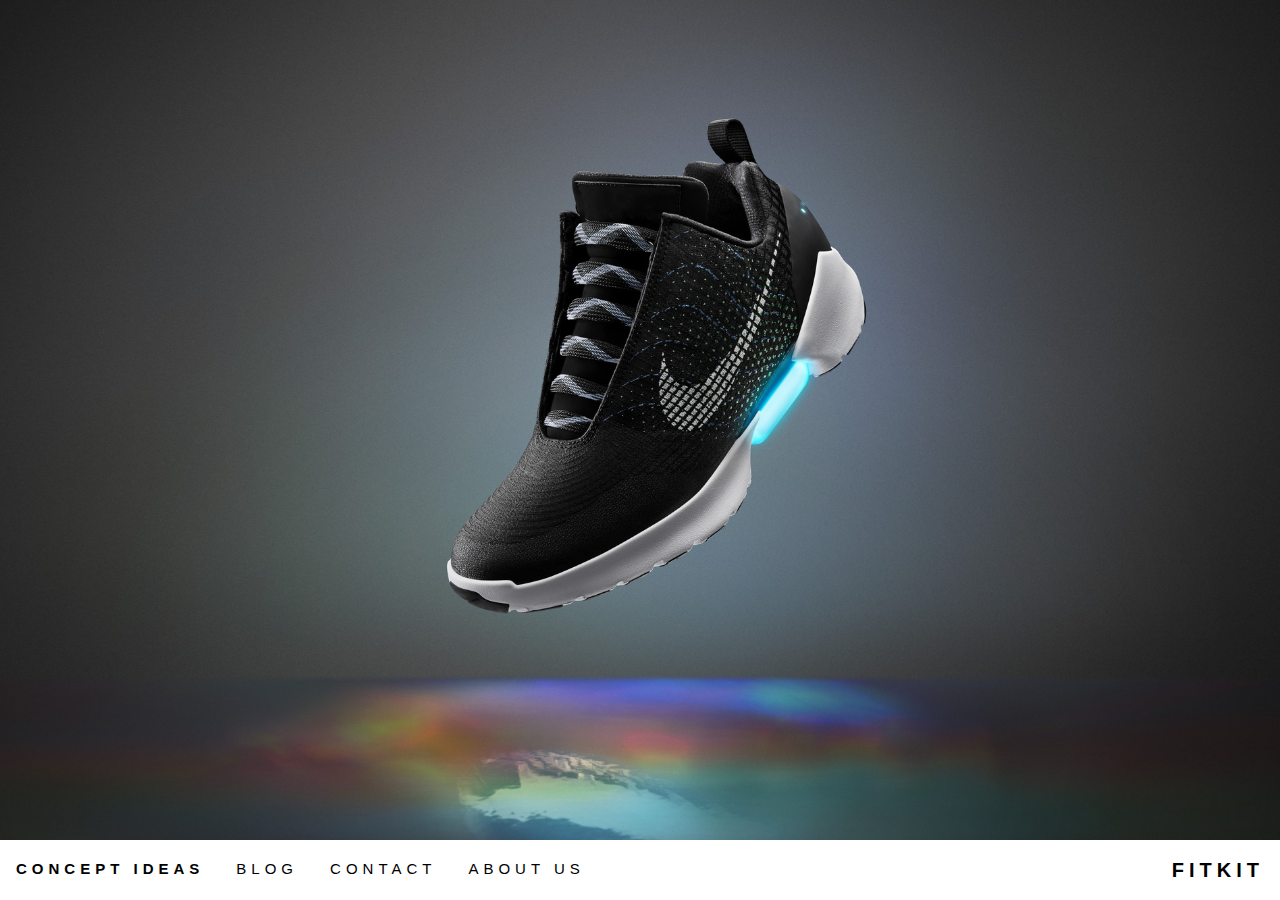
<file: Website/index.html>
<!doctype html>
<html>

<head>
    <link rel="stylesheet" type="text/css" href="main.css">
    <title>FitKit.com</title>
    <meta charset="utf-8">
    <link href='http://fonts.googleapis.com/css?family=Allan:bold' rel='stylesheet' type='text/css'>
    
</head>
    
<body >
    <a class="burger-nav"></a>
        <div class="into_1">
        <div class="i1 parallax"></div>
        <div class="nav_bar">
            <ul>
                <li><a href="concept.html"><h3><b>Concept Ideas</b></h3></a></li>
                <li><a href="blog.html"><h3>Blog</h3></a></li>
                <li><a href="contact.html"><h3>Contact</h3></a></li>
                <li><a href="about.html"><h3>About Us</h3></a></li>
                <li class="social right"><a href="index.html"><h1><b>FitKit</b></h1></a>
                </li>
            </ul>
        </div>
        
    </div>
</body>
   
</html>
</file>
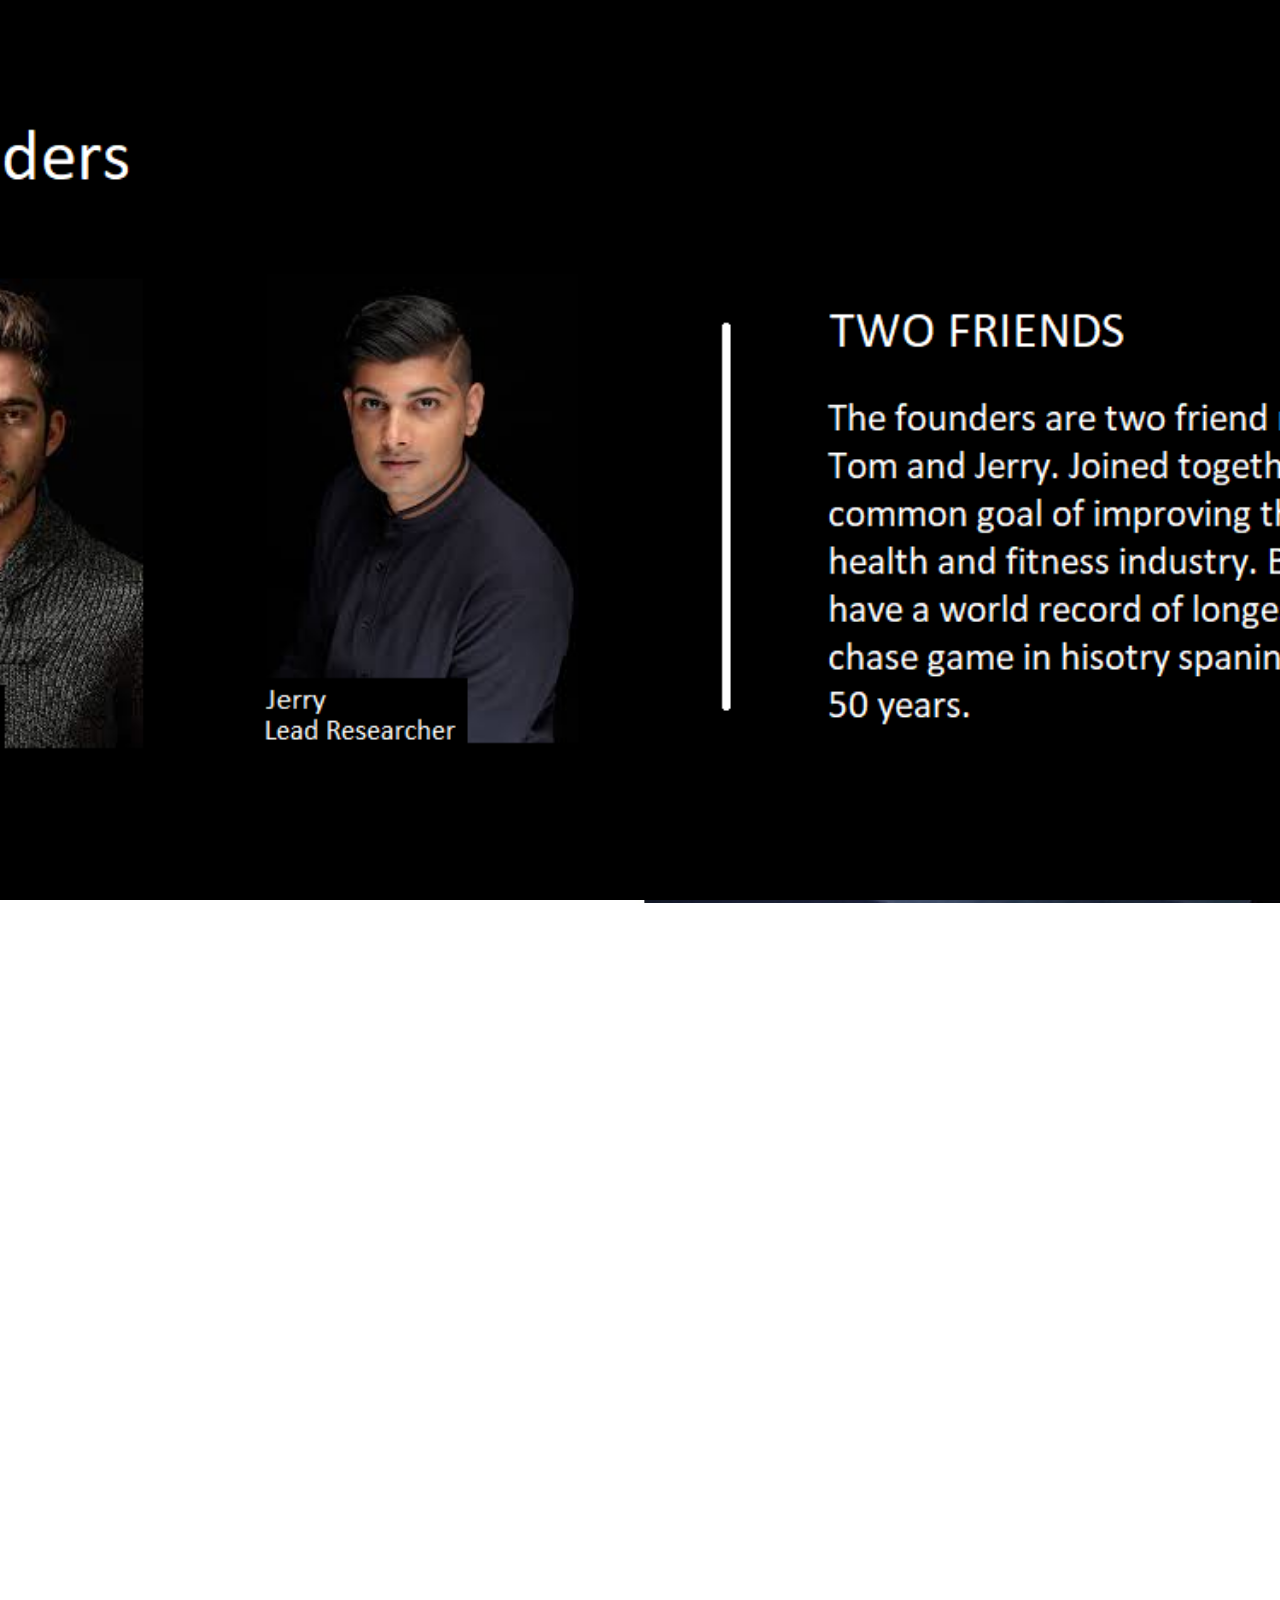
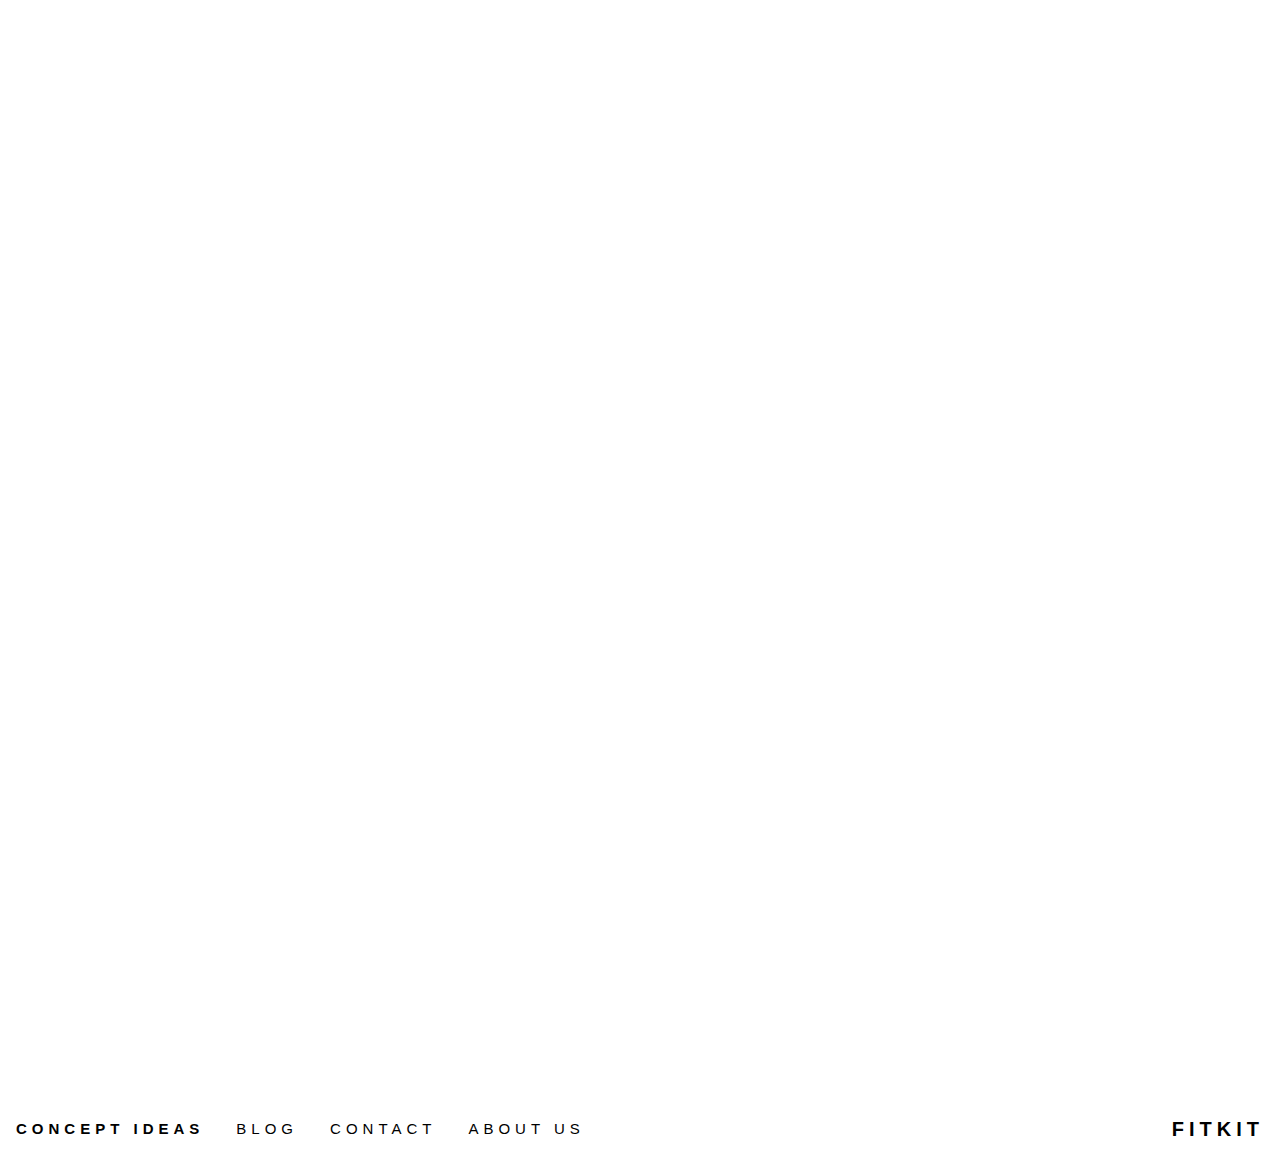
<file: Website/about.html>
<!doctype html>
<html>
  <head>
      <link rel="stylesheet" type="text/css" href="main.css">
      <link rel="stylesheet" type="text/css" href="about.css">
      <link rel="stylesheet" type="text/css" href="gallery.css">
      <title>StepTrack | About Us</title>
      <meta charset="utf-8">
      <link href='http://fonts.googleapis.com/css?family=Allan:bold' rel='stylesheet' type='text/css'>
  </head>
    
  <body>
      
      <div class="p_b b4">
          <div class="post"></div>
      </div>
      
      <div class="p_b b5">
        <div class="post_3"></div>
      </div>
      
        <div class="p_b b6">
      <div class="post"></div></div>
      
      <div class="nav_bar">
            <ul>
                <li><a href="concept.html"><h3><b>Concept Ideas</b></h3></a></li>
                <li><a href="blog.html"><h3>Blog</h3></a></li>
                <li><a href="contact.html"><h3>Contact</h3></a></li>
                <li><a href="about.html"><h3>About Us</h3></a></li>
                <li class="social right"><a href="index.html"><h1><b>FitKit</b></h1></a>
                </li>
            </ul>
        </div>
  </body>    
</html>
</file>
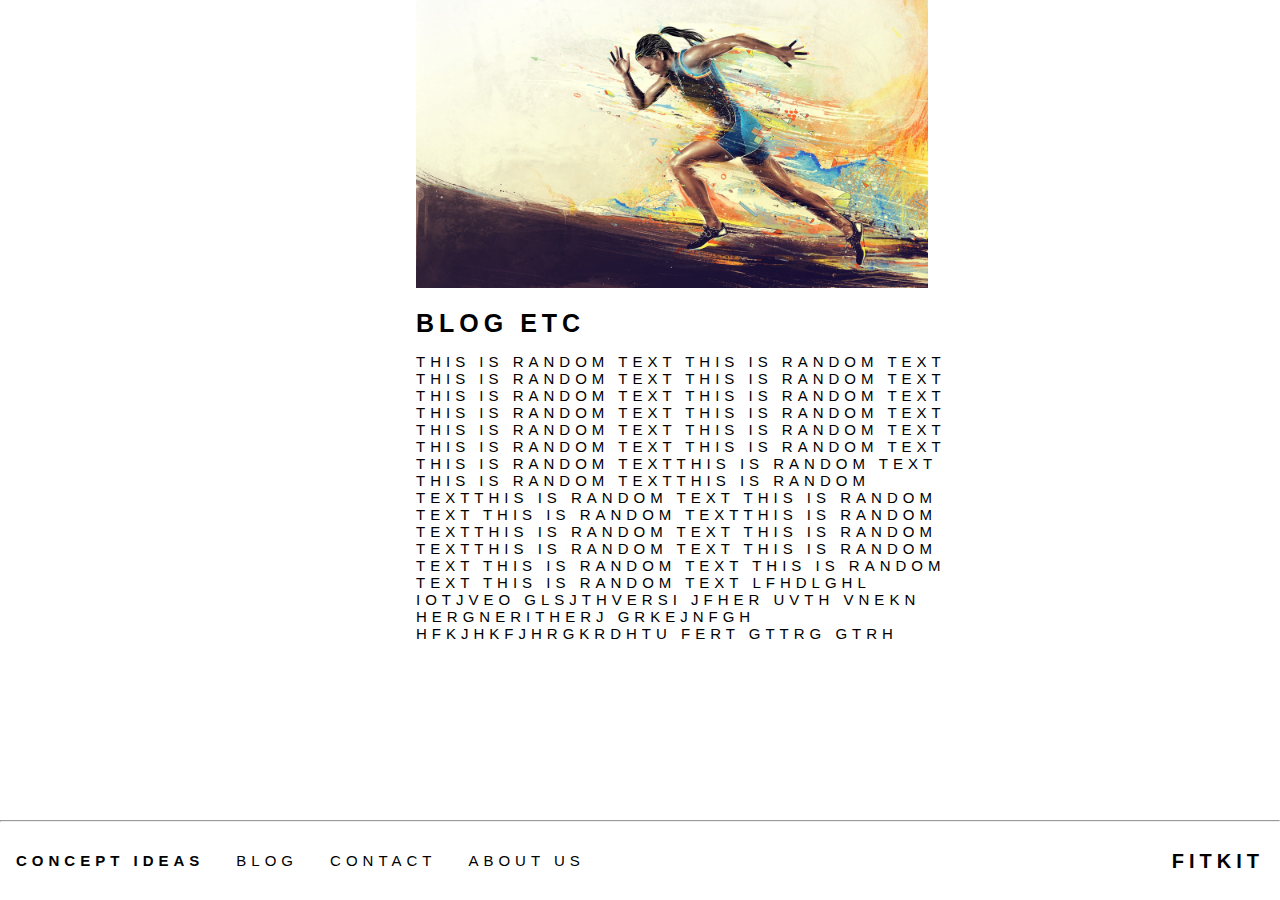
<file: Website/blog.html>
<!doctype html>
<html>

<head>
    <link rel="stylesheet" type="text/css" href="main.css">
    <link rel="stylesheet" type="text/css" href="blog.css">
    <title>FitKit | Blog</title>
    <meta charset="utf-8">
    <link href='http://fonts.googleapis.com/css?family=Allan:bold' rel='stylesheet' type='text/css'>
    
</head>
    
<body >
    <div class="page">
        <img src="Images/Fitkit/concept1.jpg" class="blog"> 
        <h1 class="blog_heading"><b>Blog etc</b></h1>
        <div class="blog_writing"><h3 class="writing"> This is random text This is random text This is random text This is random text This is random text This is random text This is random text This is random text This is random text This is random text This is random text This is random text This is random textThis is random text This is random textThis is random textThis is random text This is random text This is random textThis is random textThis is random text This is random textThis is random text This is random text This is random text This is random text This is random text lfhdlghl iotjveo glsjthversi jfher uvth vnekn hergneritherj grkejnfgh hfkjhkfjhrgkrdhtu fert gttrg gtrh</h3> </div> 
    </div>
       <hr>
    <div>
        <div class="nav_bar">
             <ul>
                <li></li>
                 <li><a href="concept.html"><h3><b>Concept Ideas</b></h3></a></li>
                <li><a href="blog.html"><h3>Blog</h3></a></li>
                <li><a href="contact.html"><h3>Contact</h3></a></li>
                <li><a href="about.html"><h3>About Us</h3></a></li>
                <li class="social right"><a href="index.html"><h1><b>FitKit</b></h1></a>
                </li>
            </ul>
        </div>
        
    </div>
</body>
    
 
</html>
</file>
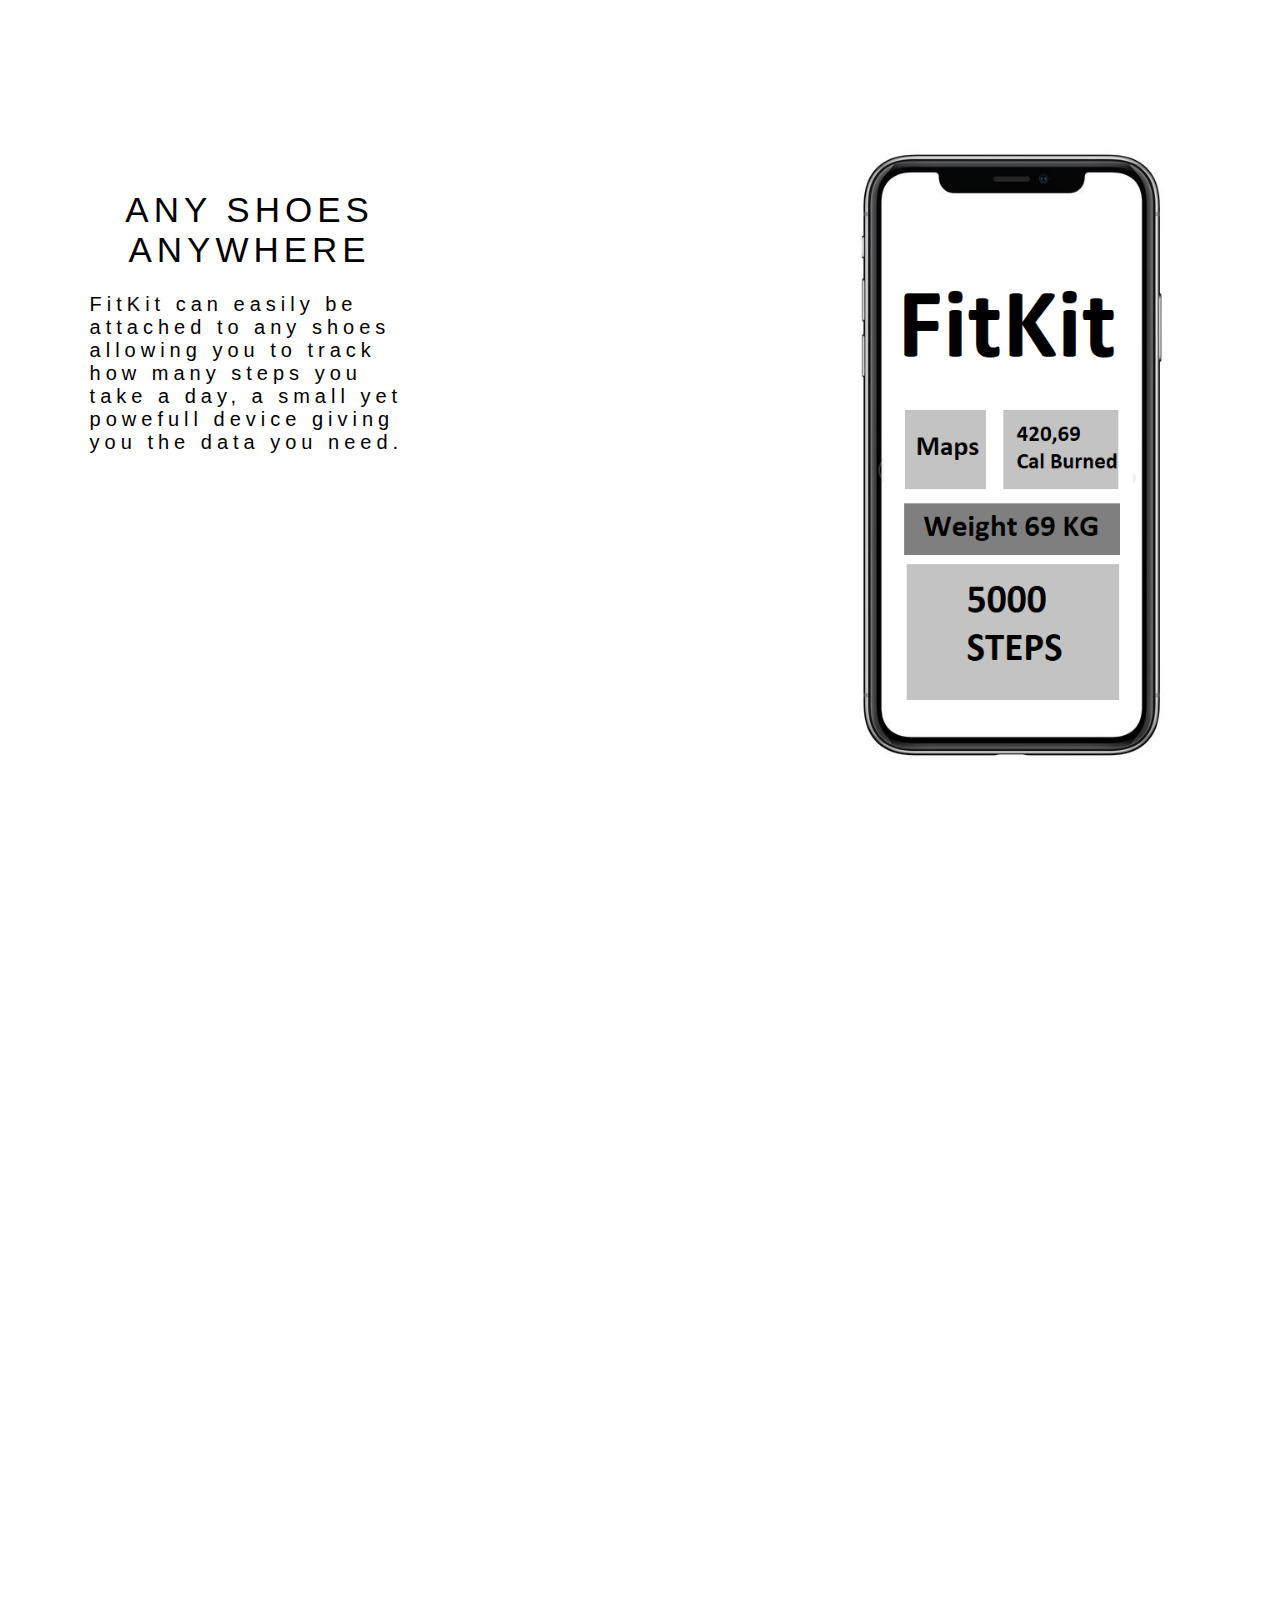
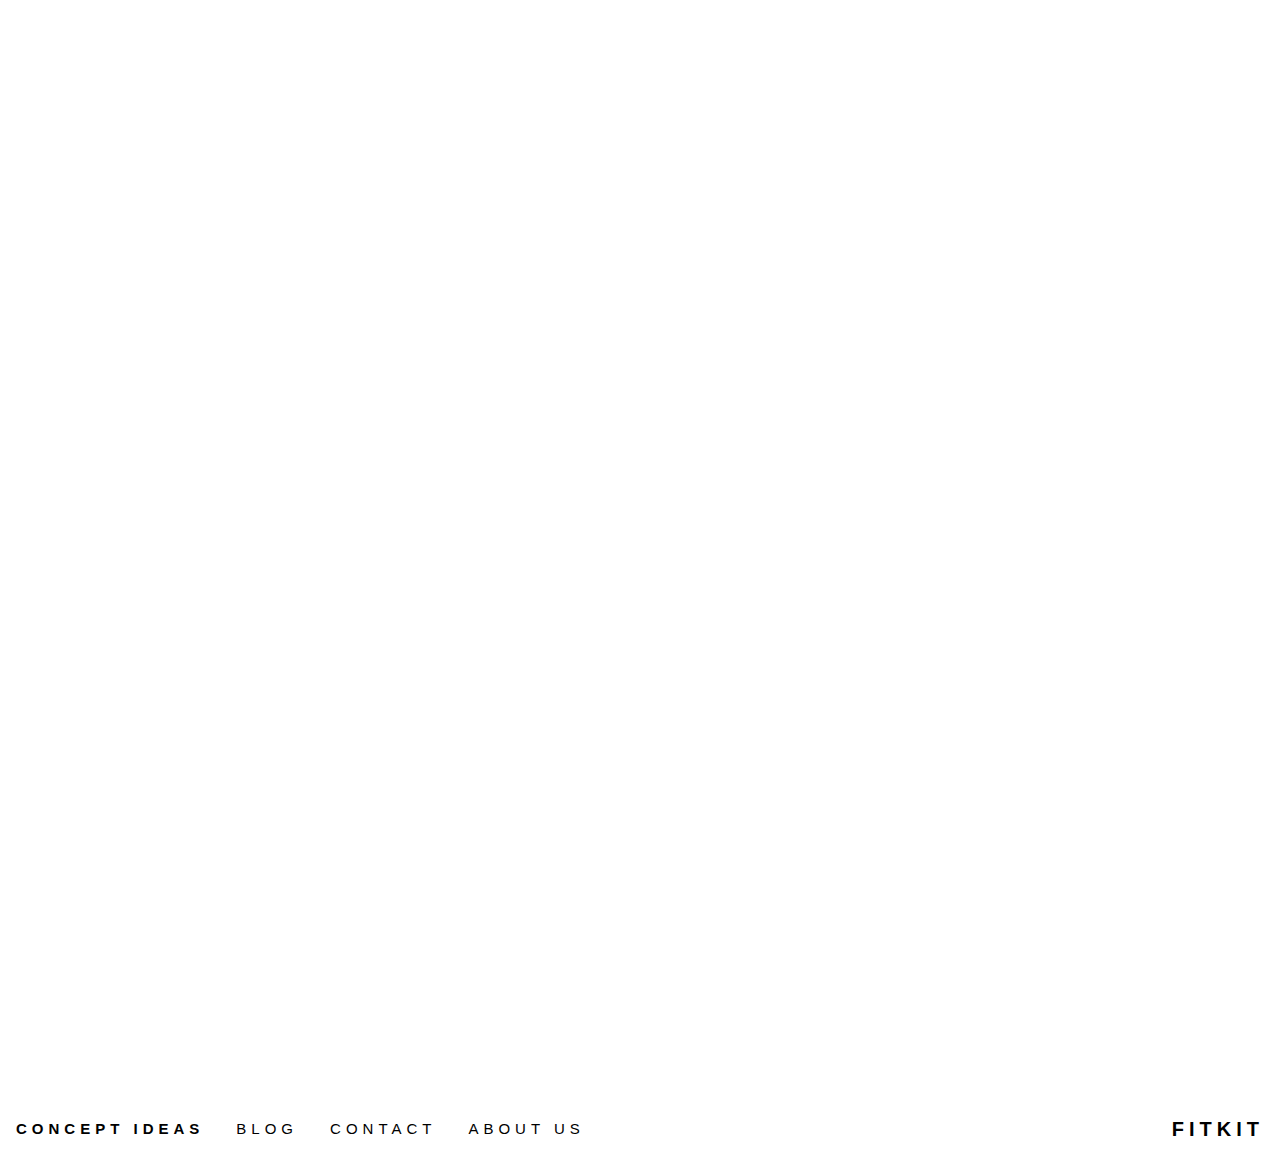
<file: Website/concept.html>
<!doctype html>
<html>
  <head>
      <link rel="stylesheet" type="text/css" href="main.css">
      <link rel="stylesheet" type="text/css" href="gallery.css">
      <title>StepTrack|Conept Ideas</title>
      <meta charset="utf-8">
      <link href='http://fonts.googleapis.com/css?family=Allan:bold' rel='stylesheet' type='text/css'>
  </head>
    
  <body>
      
      <div class="p_b b1">
          <div class="post "><h1 class="heading">Any shoes Anywhere </h1><h3 class="writing">FitKit can easily be attached to any shoes allowing you to track how many steps you take a day, a small yet powefull device giving you the data you need. </h3></div>
      </div>
      
      <div class="p_b b2">
        <div class="post_2 "><h1 class="heading">Improve Fitness</h1><h3 class="writings">With FitKit achieve goals more effortly. Have that number of calories you want to lose, let StepTrack know and it will help you maintain a healthy jog by small vibration features allowing you to reach the target you need.</h3></div>
      </div>
      
        <div class="p_b b3">
      <div class="post_3"><h1 class="heading">Pairs with your phone</h1><h3 class="writings">Using the FitKit app you can view your daily fitness, set step goal and track where you have been. FitKit will recommend routes to go in order to acheieve step goals</h3></div></div>
      
      <div class="nav_bar">
            <ul>
                <li><a href="concept.html"><h3><b>Concept Ideas</b></h3></a></li>
                <li><a href="blog.html"><h3>Blog</h3></a></li>
                <li><a href="contact.html"><h3>Contact</h3></a></li>
                <li><a href="about.html"><h3>About Us</h3></a></li>
                <li class="social right"><a href="index.html"><h1><b>FitKit</b></h1></a>
                </li>
            </ul>
        </div>
  </body>    
</html>
</file>
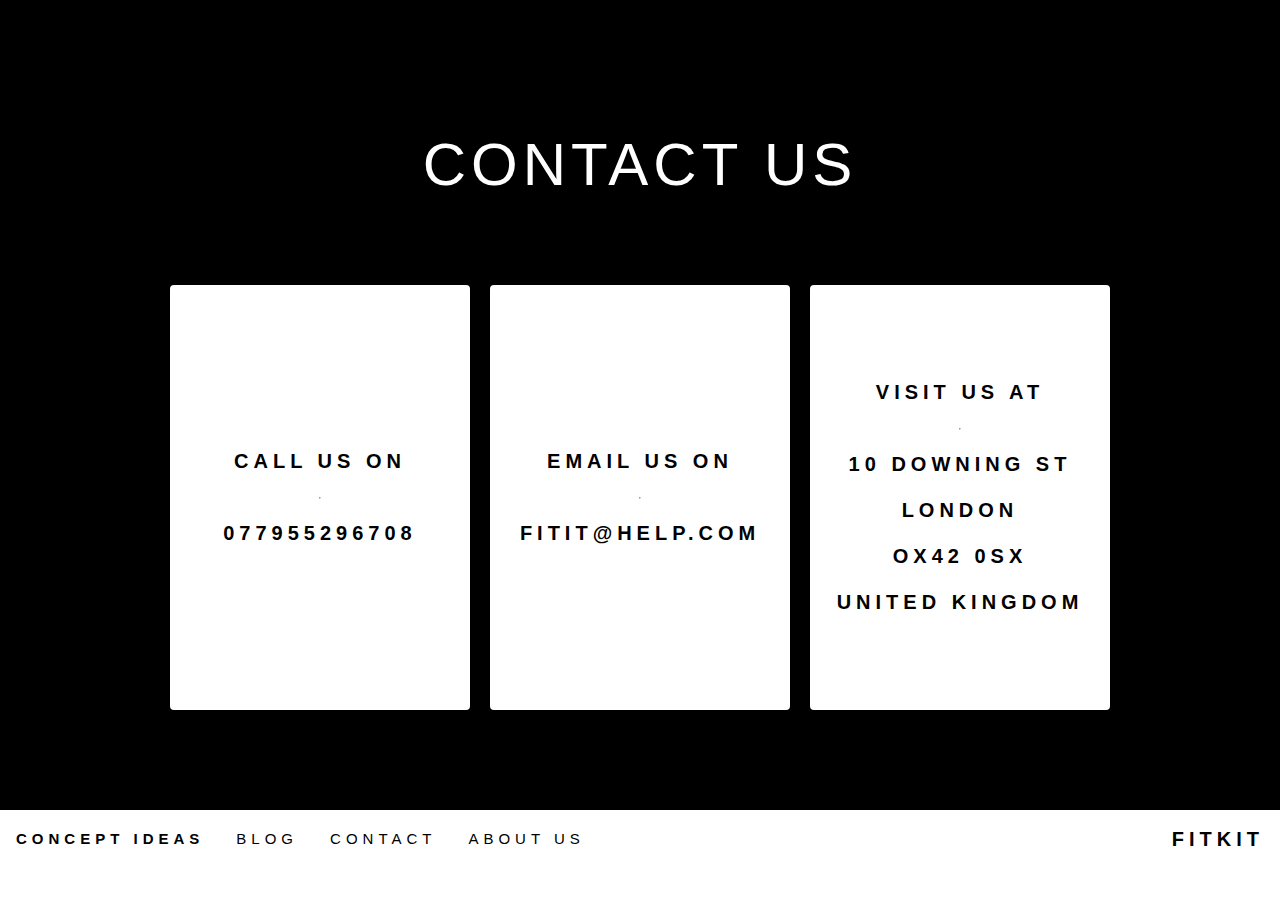
<file: Website/contact.html>
<!doctype html>
<html>

<head>
    <link rel="stylesheet" type="text/css" href="main.css">
    <link rel="stylesheet" type="text/css" href="contact.css">
    <title>FitKit | Contact</title>
    <meta charset="utf-8">
    <link href='http://fonts.googleapis.com/css?family=Allan:bold' rel='stylesheet' type='text/css'>
    
</head>
    
<body >
    <div class="card_section" id="card_section">
            <h1 class="white">Contact Us</h1> <br>
            <div class="card_section_wrapper">
                <div class="my_card">
                    <h1 class="bold">Call us on</h1> <hr>
                    <h1 class="bold">077955296708</h1>
                   
                </div>
                <div class="my_card">
                       <h1 class="bold">Email us on</h1><hr>
                    <h1 class="bold">Fitit@help.com</h1>
                </div>
                <div class="my_card">
                       <h1 class="bold">Visit us at</h1> <hr>
                    <h1 class="bold">10 Downing St <br><br> London<br> <br> OX42 0SX<br><br> United Kingdom</h1>
                </div>
               
            </div>
        </div>
       
    <div>
        <div class="nav_bar">
             <ul>
                 <li></li>
                    <li><a href="concept.html"><h3><b>Concept Ideas</b></h3></a></li>
                    <li><a href="blog.html"><h3>Blog</h3></a></li>
                    <li><a href="contact.html"><h3>Contact</h3></a></li>
                    <li><a href="about.html"><h3>About Us</h3></a></li>
                    <li class="social right"><a href="index.html"><h1><b>FitKit</b></h1></a>
                </li>
            </ul>
        </div>
        
    </div>
</body>
    
 
</html>
</file>
<file: Website/main.css>
.i1 {
    background-image: url("Images/Fitkit/indexpic.jpg");
    height: 100%;
/*    background-attachment: fixed;*/
    background-position: center;
    background-repeat: no-repeat;
    background-size: cover;
}

/*[base64]*/

body, html {
  height: 100%;
  margin: 0;
  font: 400 20px/1.8 "Lato", sans-serif; /* <------------------------------------------------------ MAIN RULE FOR FONT SIZE BETTER IF I MAKE IT MORE SPCIFIC */
  color: black;
  font-family: 'Indie Flower', cursive;
}

.into_1 {
    position: relative;
    height: 100%;
}

.into_1 .nav_bar {
    position: absolute;
    width: 100%;
    bottom: 0px;
}

h3 {
  letter-spacing: 5px;
  text-transform: uppercase;
  font: 15px "Lato", sans-serif; /*<----------------------------------------------- THE TITLE OF THE GAP FOR EXAMPLE WHO'S GOT THE PANDORICA*/
}

h1 {
  letter-spacing: 5px;
  text-transform: uppercase;
  font: 20px "Lato", sans-serif;
  text-align: center;
}


/*-------------------------------------------------- NAVIGATION--------------------------*/
ul {
    list-style-type: none;
    margin: 0;
    padding: 0;
    overflow: hidden;
    background-color: white;
}

li {
    float: left;
}

li a {
    display: block;
    color: black;
    padding: 5px 16px;
    text-decoration: none;
    float: none;
}

/* Change the link color to #111 (black) on hover */
li a:hover {
/*    background-color: #111;*/
}

a:link {
    text-decoration: none;
}

a:visited {
    text-decoration: none;
}

a:hover {
    text-decoration: underline;
}

.right {
    float: right;
}

.active {
    color: gray;
}

.social h3::before {
    content: "|";
/*    font-size: 20px;*/
}

.insta {
    height: 70px;
    width: auto;
    padding: 0 16px 0 16;
}
</file>
<file: Website/about.css>
.heading {
    font-size: 35px;
    text-align: left;
    color: white;
    
    
}

.writings {
    float: left;
    margin: 0px 0% 0px 15%;
    color: white;
    
}

.posty { 
    margin: 10% 10% 0% 7%; 
    float: left;
    width: 25%;
    color: white;
</file>
<file: Website/gallery.css>
.p_b {
    height: 100%;
    background-position: center;
    background-attachment: fixed;
    background-repeat: no-repeat;
    background-size: cover;
    
}

.b1 {
     background-image: urL("Images/Fitkit/1.png");
     
}

.b2 {
     background-image: url(Images/Fitkit/Conceptshoe.jpg);
     opacity: 0.9;
}

.b3 {
    background-image: url(Images/Fitkit/4.png);
    opacity: 1;
}

.b4{
    background-image: url(Images/Fitkit/Founders.png)
}

.b5{
 
  background-image: url(Images/Fitkit/company.jpg);
}

.post { 
    margin: 13% 10% 0% 7%; 
    float: left;
    width: 25%;
    
}


.post_2 { 
/*  margin: 17% 10% ;*/
  float: right;
  color: white;
  width: 25%;
  padding: 210px 150px;
  
}

.post_3 { 
    
    margin: 17% 10% 0% 7%; ;
    float: left;
    width: 25%;
    color: white;
  
}


.heading {
    font-size: 35px;
    
}

.writing {
    font-size: 20px;
    text-transform: none;
    opacity: 100%;
    color: black;
}

.b6 {
    background-image: url(Images/Fitkit/Timeline.png);
}




.op {
    opacity: 0.7;
}
</file>
<file: Website/blog.css>
.page {
    width: 50%;
    margin: 0% 25% 0% 25%;
    height: 90%;
    
        
}

.image {
    width: 100%;
    
}

.blog {
    background-position: center;
    background-repeat: no-repeat;
    background-size: cover;
    width: 80%;
    margin: 0% 15% 0% 15%;
    align-content: center;
}

.blog_heading {
    font-size: 25px;
    float: left;
}

.writing {
    float: left;
    margin: 0px 0% 0px 15%;
    color: black;
    
    
}

.blog_heading{
    margin: 10px 15% 15px 15%;
}

.blog_writing {
    font-size: 15px;
    width: 100%;
    display: inherit;
    color: grey;
/*    margin: 5% 0 0 5%;*/

}

.t-box {
    height: 40%;
    overflow: scroll;
}
</file>
<file: Website/contact.css>
.main_img--container {
    text-align: center;
}

.main_img--card{
    margin: 10px;
    height: 500px;
    width: 500px;
    border-radius: 4px;
    display: flex;
    flex-direction: column;
    justify-content: center;
    color: white;
    
}

#main-img-c1 {
    background-image: url('https://picsum.photos/id/121/500');
 
}



/*Third section with cards*/ 
.card_section {
    background: black;
    display: flex;
    flex-direction: column;
    justify-content: center;
    align-items: center;
    height: 90%;
}

.card_section h1 {

}

.card_section_wrapper {
    display: grid;
    grid-template-columns: 1fr 1fr 1fr;
    grid-template-rows: 1fr;
}

.my_card{
    margin: 10px;
    height: 425px;
    width: 300px;
    border-radius: 4px;
    display: flex;
    flex-direction: column;
    justify-content: center;
    color: white;
    background-color: white;
    transition: 0.3s ease-in;
}

.


.my_card h2 {
    text-align: center;
    color: black;
}

.my_card p {
    text-align: center;
    margin-top: 24px;
    font-size: 20px;
}

.services_btn {
    display: flex;
    justify-content: center;
    margin-top: 16px;
}

.my_card button {
    color: white;
    padding: 14px 4px;
    border none;
    outline: none;
    border-radius: 4px;
    background: #131313;
    font-size: 1rem;
}
 
.my_card button:hover{
    cursor: pointer;
}

.my_card:hover{
    transform: scale(1.075);
    transition: 0.3s ease-in;
    cursor: pointer;
}

hr{ color: black}
.bold{
    font-weight: 600;
}
.white {
    color: white;
    font-size: 3em;
}
h1 {
    color: black;
    align-content: center;
}

body {
    height: 100%;
}
</file>
